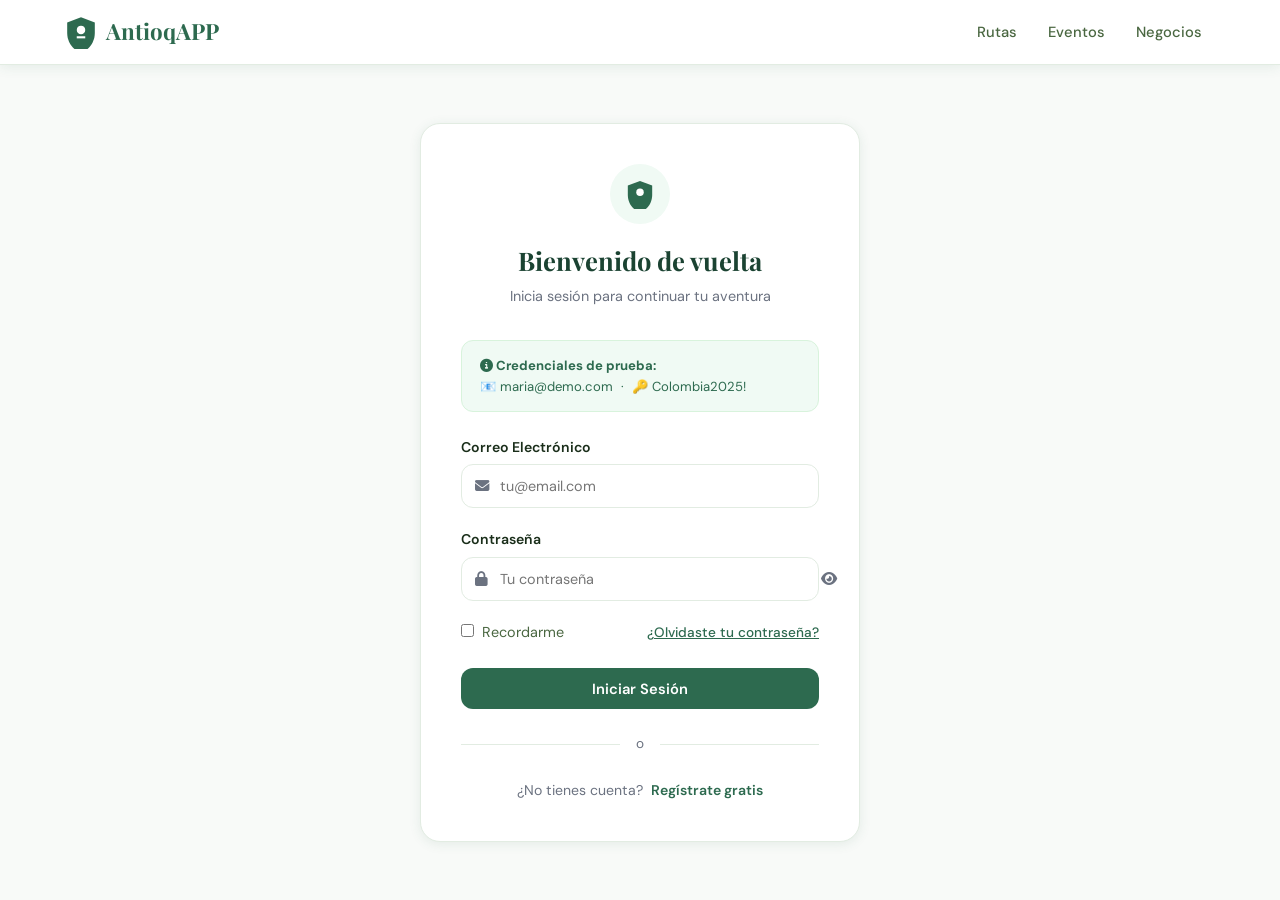
<file: Proyecto Integrador/proyecto (1)/proyecto/login.html>
<!DOCTYPE html>
<html lang="es">
<head>
  <meta charset="UTF-8" />
  <meta name="viewport" content="width=device-width, initial-scale=1.0" />
  <title>Iniciar Sesión — AntioqAPP</title>
  <link rel="stylesheet" href="css/estilos.css" />
  <link rel="stylesheet" href="https://cdnjs.cloudflare.com/ajax/libs/font-awesome/6.4.0/css/all.min.css" />
</head>
<body style="display:flex; flex-direction:column; min-height:100vh;">

  <!-- NAVEGACIÓN (simplificada) -->
  <nav class="nav">
    <div class="nav-inner">
      <a href="index.html" class="nav-logo">
        <svg viewBox="0 0 32 32" fill="currentColor"><path d="M16 2L3 7v10c0 8.5 5.5 16.5 13 18 7.5-1.5 13-9.5 13-18V7L16 2z"/><circle cx="16" cy="14" r="4" fill="white"/><path d="M12 20h8v2h-8z" fill="white"/></svg>
        AntioqAPP
      </a>
      <ul class="nav-links">
        <li><a href="rutas.html">Rutas</a></li>
        <li><a href="eventos.html">Eventos</a></li>
        <li><a href="negocios.html">Negocios</a></li>
      </ul>
    </div>
  </nav>

  <!-- CONTENIDO CENTRADO -->
  <main style="flex:1; display:flex; align-items:center; justify-content:center; padding:2rem 1rem;">
    <div style="width:100%; max-width:440px;">

      <!-- TARJETA DEL FORMULARIO -->
      <div class="card" style="padding:2.5rem;">

        <!-- Encabezado -->
        <div style="text-align:center; margin-bottom:2rem;">
          <div style="width:60px; height:60px; background:var(--verde-suave); border-radius:50%; display:flex; align-items:center; justify-content:center; margin:0 auto 1rem;">
            <svg width="30" height="30" viewBox="0 0 32 32" fill="var(--verde)"><path d="M16 2L3 7v10c0 8.5 5.5 16.5 13 18 7.5-1.5 13-9.5 13-18V7L16 2z"/><circle cx="16" cy="14" r="4" fill="white"/></svg>
          </div>
          <h1 style="font-family:var(--fuente-titulo); font-size:1.6rem; color:var(--verde-oscuro); margin-bottom:0.3rem;">
            Bienvenido de vuelta
          </h1>
          <p class="gris" style="font-size:0.9rem;">Inicia sesión para continuar tu aventura</p>
        </div>

        <!-- Credenciales de prueba -->
        <div class="alerta alerta-info" style="font-size:0.82rem; margin-bottom:1.5rem;">
          <div>
            <strong><i class="fas fa-info-circle"></i> Credenciales de prueba:</strong><br>
            📧 maria@demo.com &nbsp;·&nbsp; 🔑 Colombia2025!
          </div>
        </div>

        <!-- Alertas de resultado -->
        <div id="alerta-error" class="alerta alerta-error oculto" style="margin-bottom:1rem;">
          <i class="fas fa-exclamation-circle"></i>
          <span id="alerta-error-texto">Correo o contraseña incorrectos.</span>
        </div>
        <div id="alerta-exito" class="alerta alerta-exito oculto" style="margin-bottom:1rem;">
          <i class="fas fa-check-circle"></i>
          ¡Inicio de sesión exitoso! Redirigiendo...
        </div>

        <!-- FORMULARIO -->
        <form id="form-login" onsubmit="enviarLogin(event)" novalidate>

          <!-- Email -->
          <div class="campo">
            <label for="email">Correo Electrónico</label>
            <div class="campo-icono">
              <i class="fas fa-envelope"></i>
              <input type="email" id="email" placeholder="tu@email.com" autocomplete="email" required />
            </div>
            <p class="campo-error" id="error-email">Ingresa un correo válido.</p>
          </div>

          <!-- Contraseña -->
          <div class="campo">
            <label for="password">Contraseña</label>
            <div class="campo-icono" style="position:relative;">
              <i class="fas fa-lock"></i>
              <input type="password" id="password" placeholder="Tu contraseña" autocomplete="current-password"
                style="padding-right:2.75rem;" required />
              <button type="button" onclick="toggleContrasena('password', 'icono-pass')"
                style="position:absolute; right:0.75rem; top:50%; transform:translateY(-50%); color:var(--texto-gris); font-size:0.9rem;">
                <i id="icono-pass" class="fas fa-eye"></i>
              </button>
            </div>
            <p class="campo-error" id="error-password">Ingresa tu contraseña.</p>
          </div>

          <!-- Recordar + Olvidé mi contraseña -->
          <div style="display:flex; align-items:center; justify-content:space-between; margin-bottom:1.5rem;">
            <label class="opcion" style="margin-bottom:0;">
              <input type="checkbox" id="recordar" />
              <span>Recordarme</span>
            </label>
            <button type="button" onclick="abrirModal('modal-recuperar')"
              style="color:var(--verde); font-size:0.85rem; font-weight:500; text-decoration:underline;">
              ¿Olvidaste tu contraseña?
            </button>
          </div>

          <!-- Botón de envío -->
          <button type="submit" class="btn btn-primario btn-bloque" id="btn-login">
            <span id="btn-login-texto">Iniciar Sesión</span>
          </button>
        </form>

        <!-- Separador -->
        <div class="separador">o</div>

        <!-- Link a registro -->
        <p style="text-align:center; font-size:0.88rem; color:var(--texto-gris);">
          ¿No tienes cuenta?
          <a href="registro.html" style="color:var(--verde); font-weight:600; margin-left:0.25rem;">Regístrate gratis</a>
        </p>

      </div>
    </div>
  </main>

  <!-- MODAL DE RECUPERACIÓN DE CONTRASEÑA -->
  <div class="modal-overlay" id="modal-recuperar">
    <div class="modal" style="max-width:440px;">
      <div class="modal-cabecera">
        <h3 class="modal-titulo">Recuperar Contraseña</h3>
        <button class="modal-cerrar" onclick="cerrarModal('modal-recuperar')"><i class="fas fa-times"></i></button>
      </div>
      <div class="modal-cuerpo">
        <p class="gris" style="margin-bottom:1.25rem; font-size:0.9rem;">
          Ingresa tu correo y te enviaremos un enlace de recuperación.
        </p>
        <div id="recuperar-exito" class="alerta alerta-exito oculto" style="margin-bottom:1rem;">
          <i class="fas fa-check-circle"></i> Enlace enviado. Revisa tu correo.
        </div>
        <form onsubmit="enviarRecuperacion(event)" novalidate>
          <div class="campo">
            <label for="email-recuperar">Correo Electrónico</label>
            <div class="campo-icono">
              <i class="fas fa-envelope"></i>
              <input type="email" id="email-recuperar" placeholder="tu@email.com" required />
            </div>
            <p class="campo-error" id="error-recuperar">Ingresa un correo válido.</p>
          </div>
          <button type="submit" class="btn btn-primario btn-bloque">
            Enviar Enlace
          </button>
        </form>
      </div>
    </div>
  </div>

  <script src="js/auth.js"></script>
  <script src="js/ui.js"></script>
  <script>
    /* ----------------------------------------------------------
       REDIRIGIR SI YA ESTÁ LOGUEADO
       ---------------------------------------------------------- */
    if (estaLogueado()) {
      window.location.href = 'reservas.html';
    }

    /* ----------------------------------------------------------
       ENVIAR LOGIN
       ---------------------------------------------------------- */
    async function enviarLogin(e) {
      e.preventDefault();

      const email    = document.getElementById('email').value.trim();
      const password = document.getElementById('password').value;

      // Limpiar errores
      document.getElementById('error-email').classList.remove('visible');
      document.getElementById('error-password').classList.remove('visible');
      document.getElementById('alerta-error').classList.add('oculto');
      document.getElementById('alerta-exito').classList.add('oculto');

      // Validaciones
      let valido = true;
      if (!email || !/^[^\s@]+@[^\s@]+\.[^\s@]+$/.test(email)) {
        document.getElementById('error-email').classList.add('visible');
        valido = false;
      }
      if (!password) {
        document.getElementById('error-password').classList.add('visible');
        valido = false;
      }
      if (!valido) return;

      // Mostrar spinner
      const btn     = document.getElementById('btn-login');
      const btnText = document.getElementById('btn-login-texto');
      btn.disabled  = true;
      btnText.innerHTML = '<span class="spinner"></span> Verificando...';

      // Simular delay de red (800ms)
      await new Promise(r => setTimeout(r, 800));

      const resultado = iniciarSesion(email, password);

      btn.disabled = false;
      btnText.textContent = 'Iniciar Sesión';

      if (resultado.exito) {
        document.getElementById('alerta-exito').classList.remove('oculto');
        mostrarToast(`¡Bienvenido, ${resultado.usuario.nombre.split(' ')[0]}! 👋`, 'exito');
        setTimeout(() => window.location.href = 'reservas.html', 1200);
      } else {
        const errEl   = document.getElementById('alerta-error');
        const errText = document.getElementById('alerta-error-texto');
        errText.textContent = resultado.mensaje;
        errEl.classList.remove('oculto');
      }
    }

    /* ----------------------------------------------------------
       ENVIAR RECUPERACIÓN DE CONTRASEÑA (simulado)
       ---------------------------------------------------------- */
    async function enviarRecuperacion(e) {
      e.preventDefault();
      const email = document.getElementById('email-recuperar').value.trim();

      document.getElementById('error-recuperar').classList.remove('visible');
      document.getElementById('recuperar-exito').classList.add('oculto');

      if (!email || !/^[^\s@]+@[^\s@]+\.[^\s@]+$/.test(email)) {
        document.getElementById('error-recuperar').classList.add('visible');
        return;
      }

      await new Promise(r => setTimeout(r, 800));

      const existe = buscarUsuarioPorEmail(email);
      if (existe) {
        document.getElementById('recuperar-exito').classList.remove('oculto');
      } else {
        mostrarToast('No encontramos una cuenta con ese correo.', 'error');
      }
    }
  </script>
</body>
</html>
</file>
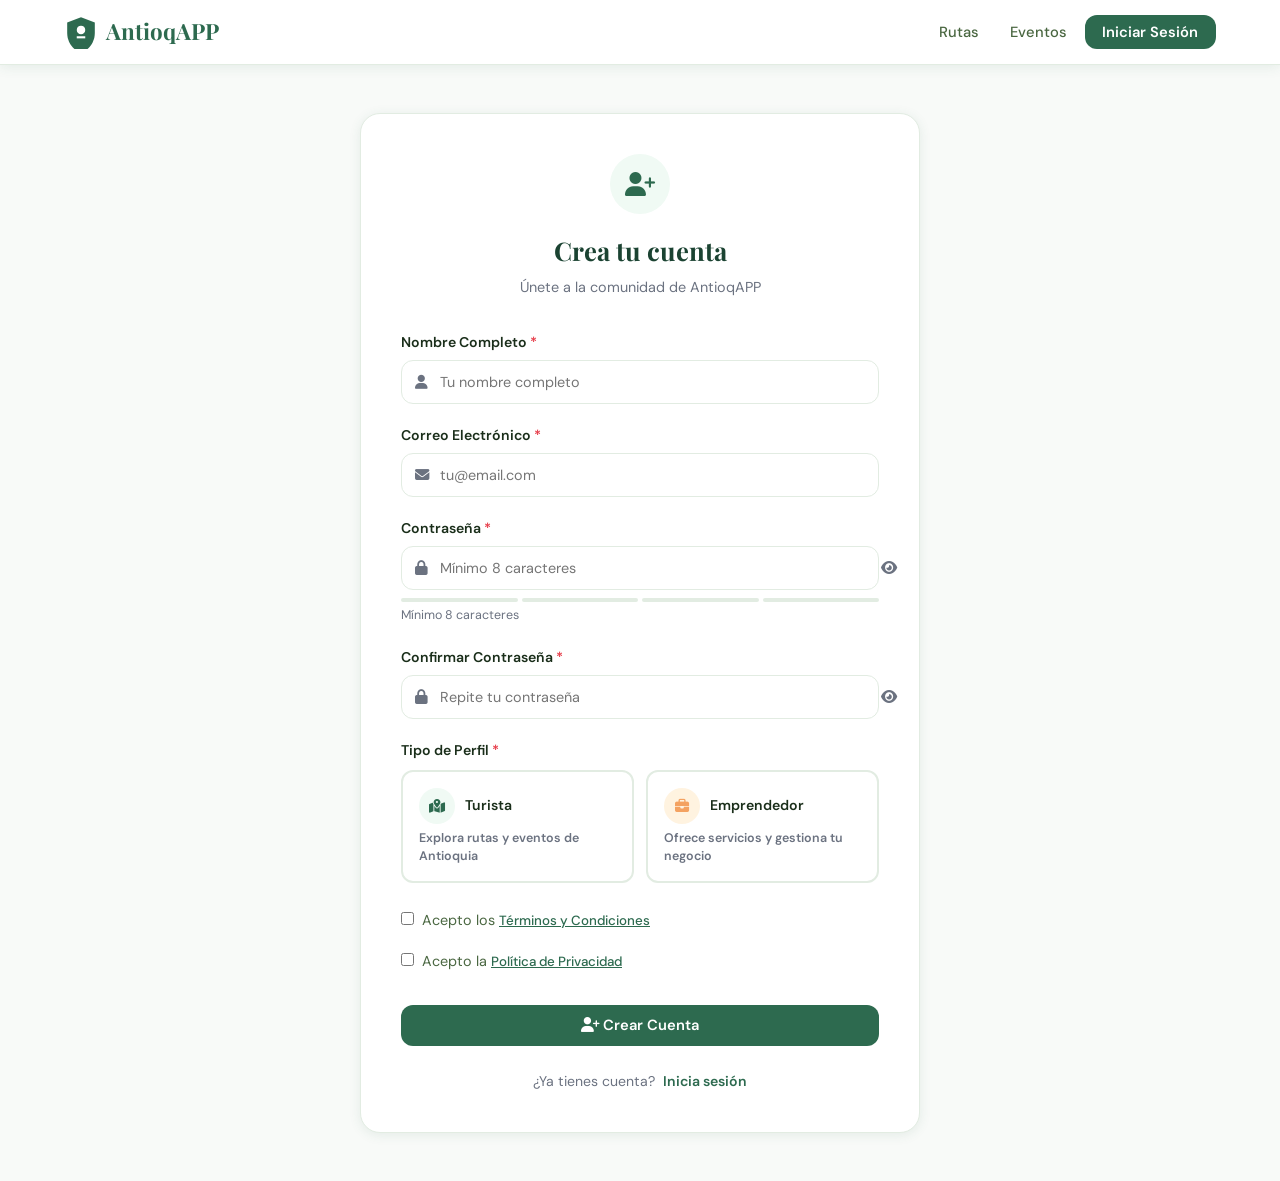
<file: Proyecto Integrador/proyecto (1)/proyecto/registro.html>
<!DOCTYPE html>
<html lang="es">
<head>
  <meta charset="UTF-8" />
  <meta name="viewport" content="width=device-width, initial-scale=1.0" />
  <title>Registro — AntioqAPP</title>
  <link rel="stylesheet" href="css/estilos.css" />
  <link rel="stylesheet" href="https://cdnjs.cloudflare.com/ajax/libs/font-awesome/6.4.0/css/all.min.css" />
</head>
<body style="min-height:100vh;">

  <!-- NAVEGACIÓN (simplificada) -->
  <nav class="nav">
    <div class="nav-inner">
      <a href="index.html" class="nav-logo">
        <svg viewBox="0 0 32 32" fill="currentColor"><path d="M16 2L3 7v10c0 8.5 5.5 16.5 13 18 7.5-1.5 13-9.5 13-18V7L16 2z"/><circle cx="16" cy="14" r="4" fill="white"/><path d="M12 20h8v2h-8z" fill="white"/></svg>
        AntioqAPP
      </a>
      <ul class="nav-links">
        <li><a href="rutas.html">Rutas</a></li>
        <li><a href="eventos.html">Eventos</a></li>
        <li><a href="login.html" class="nav-btn">Iniciar Sesión</a></li>
      </ul>
    </div>
  </nav>

  <!-- CONTENIDO -->
  <main style="padding: 3rem 1rem;">
    <div style="max-width:560px; margin:0 auto;">

      <!-- TARJETA -->
      <div class="card" style="padding:2.5rem;">

        <!-- Encabezado -->
        <div style="text-align:center; margin-bottom:2rem;">
          <div style="width:60px; height:60px; background:var(--verde-suave); border-radius:50%; display:flex; align-items:center; justify-content:center; margin:0 auto 1rem;">
            <i class="fas fa-user-plus" style="font-size:1.5rem; color:var(--verde);"></i>
          </div>
          <h1 style="font-family:var(--fuente-titulo); font-size:1.6rem; color:var(--verde-oscuro); margin-bottom:0.3rem;">
            Crea tu cuenta
          </h1>
          <p class="gris" style="font-size:0.9rem;">Únete a la comunidad de AntioqAPP</p>
        </div>

        <!-- FORMULARIO -->
        <form id="form-registro" onsubmit="enviarRegistro(event)" novalidate>

          <!-- Nombre completo -->
          <div class="campo">
            <label for="nombre">Nombre Completo <span style="color:var(--error);">*</span></label>
            <div class="campo-icono">
              <i class="fas fa-user"></i>
              <input type="text" id="nombre" placeholder="Tu nombre completo" required />
            </div>
            <p class="campo-error" id="error-nombre">El nombre debe tener al menos 3 caracteres.</p>
          </div>

          <!-- Email -->
          <div class="campo">
            <label for="email">Correo Electrónico <span style="color:var(--error);">*</span></label>
            <div class="campo-icono">
              <i class="fas fa-envelope"></i>
              <input type="email" id="email" placeholder="tu@email.com"
                oninput="validarEmailEnVivo()" required />
            </div>
            <p class="campo-error" id="error-email">Ingresa un correo válido.</p>
            <p class="campo-ok"   id="ok-email"><i class="fas fa-check-circle"></i> Correo válido.</p>
          </div>

          <!-- Contraseña -->
          <div class="campo">
            <label for="password">Contraseña <span style="color:var(--error);">*</span></label>
            <div class="campo-icono" style="position:relative;">
              <i class="fas fa-lock"></i>
              <input type="password" id="password" placeholder="Mínimo 8 caracteres"
                style="padding-right:2.75rem;" oninput="actualizarFuerza()" required />
              <button type="button" onclick="toggleContrasena('password', 'icono-pass')"
                style="position:absolute; right:0.75rem; top:50%; transform:translateY(-50%); color:var(--texto-gris);">
                <i id="icono-pass" class="fas fa-eye"></i>
              </button>
            </div>
            <!-- Indicador de fuerza -->
            <div class="fuerza-barra">
              <div class="fuerza-segmento" id="fuerza-1"></div>
              <div class="fuerza-segmento" id="fuerza-2"></div>
              <div class="fuerza-segmento" id="fuerza-3"></div>
              <div class="fuerza-segmento" id="fuerza-4"></div>
            </div>
            <p class="fuerza-texto" id="fuerza-texto">Mínimo 8 caracteres</p>
          </div>

          <!-- Confirmar contraseña -->
          <div class="campo">
            <label for="confirmar">Confirmar Contraseña <span style="color:var(--error);">*</span></label>
            <div class="campo-icono" style="position:relative;">
              <i class="fas fa-lock"></i>
              <input type="password" id="confirmar" placeholder="Repite tu contraseña"
                style="padding-right:2.75rem;" oninput="validarConfirmacion()" required />
              <button type="button" onclick="toggleContrasena('confirmar', 'icono-confirmar')"
                style="position:absolute; right:0.75rem; top:50%; transform:translateY(-50%); color:var(--texto-gris);">
                <i id="icono-confirmar" class="fas fa-eye"></i>
              </button>
            </div>
            <p class="campo-error" id="error-confirmar">Las contraseñas no coinciden.</p>
            <p class="campo-ok"   id="ok-confirmar"><i class="fas fa-check-circle"></i> Las contraseñas coinciden.</p>
          </div>

          <!-- Tipo de perfil -->
          <div class="campo">
            <label>Tipo de Perfil <span style="color:var(--error);">*</span></label>
            <div style="display:grid; grid-template-columns:1fr 1fr; gap:0.75rem; margin-top:0.5rem;">
              <label style="cursor:pointer;">
                <input type="radio" name="perfil" value="turista" id="perfil-turista" style="display:none;" />
                <div class="perfil-card" id="card-turista" onclick="seleccionarPerfil('turista')">
                  <div style="display:flex; align-items:center; gap:0.6rem; margin-bottom:0.4rem;">
                    <div style="width:36px; height:36px; background:var(--verde-suave); border-radius:50%; display:flex; align-items:center; justify-content:center;">
                      <i class="fas fa-map-marked-alt" style="color:var(--verde);"></i>
                    </div>
                    <span style="font-weight:600; color:var(--texto);">Turista</span>
                  </div>
                  <p style="font-size:0.78rem; color:var(--texto-gris); line-height:1.4;">Explora rutas y eventos de Antioquia</p>
                </div>
              </label>
              <label style="cursor:pointer;">
                <input type="radio" name="perfil" value="emprendedor" id="perfil-emprendedor" style="display:none;" />
                <div class="perfil-card" id="card-emprendedor" onclick="seleccionarPerfil('emprendedor')">
                  <div style="display:flex; align-items:center; gap:0.6rem; margin-bottom:0.4rem;">
                    <div style="width:36px; height:36px; background:var(--dorado-suave); border-radius:50%; display:flex; align-items:center; justify-content:center;">
                      <i class="fas fa-briefcase" style="color:var(--dorado);"></i>
                    </div>
                    <span style="font-weight:600; color:var(--texto);">Emprendedor</span>
                  </div>
                  <p style="font-size:0.78rem; color:var(--texto-gris); line-height:1.4;">Ofrece servicios y gestiona tu negocio</p>
                </div>
              </label>
            </div>
            <p class="campo-error" id="error-perfil">Selecciona un tipo de perfil.</p>
          </div>

          <!-- Términos -->
          <div style="margin-bottom:1.5rem; display:flex; flex-direction:column; gap:0.6rem;">
            <label class="opcion">
              <input type="checkbox" id="terminos" required />
              <span>Acepto los <button type="button" onclick="abrirModal('modal-terminos')" style="color:var(--verde); text-decoration:underline; font-weight:500;">Términos y Condiciones</button></span>
            </label>
            <label class="opcion">
              <input type="checkbox" id="privacidad" required />
              <span>Acepto la <button type="button" onclick="abrirModal('modal-privacidad')" style="color:var(--verde); text-decoration:underline; font-weight:500;">Política de Privacidad</button></span>
            </label>
            <p class="campo-error" id="error-terminos">Debes aceptar los términos y la política de privacidad.</p>
          </div>

          <!-- Botón de envío -->
          <button type="submit" class="btn btn-primario btn-bloque" id="btn-registro">
            <span id="btn-registro-texto"><i class="fas fa-user-plus"></i> Crear Cuenta</span>
          </button>
        </form>

        <!-- Link a login -->
        <p style="text-align:center; font-size:0.88rem; color:var(--texto-gris); margin-top:1.5rem;">
          ¿Ya tienes cuenta?
          <a href="login.html" style="color:var(--verde); font-weight:600; margin-left:0.25rem;">Inicia sesión</a>
        </p>

      </div>
    </div>
  </main>

  <!-- MODAL TÉRMINOS -->
  <div class="modal-overlay" id="modal-terminos">
    <div class="modal" style="max-width:520px;">
      <div class="modal-cabecera">
        <h3 class="modal-titulo">Términos y Condiciones</h3>
        <button class="modal-cerrar" onclick="cerrarModal('modal-terminos')"><i class="fas fa-times"></i></button>
      </div>
      <div class="modal-cuerpo" style="font-size:0.88rem; color:var(--texto-gris); line-height:1.8; display:flex; flex-direction:column; gap:0.75rem;">
        <p><strong style="color:var(--texto);">1. Uso del servicio:</strong> AntioqAPP es una plataforma de turismo cultural para Antioquia, Colombia. Al registrarte, aceptas usar el servicio de manera responsable.</p>
        <p><strong style="color:var(--texto);">2. Reservas:</strong> Las reservas están sujetas a disponibilidad. Los pagos son procesados de forma segura.</p>
        <p><strong style="color:var(--texto);">3. Cancelaciones:</strong> Las cancelaciones deben realizarse con al menos 24 horas de anticipación para obtener reembolso completo.</p>
        <p><strong style="color:var(--texto);">4. Responsabilidad:</strong> AntioqAPP actúa como intermediario entre turistas y proveedores de servicios.</p>
        <p><strong style="color:var(--texto);">5. Modificaciones:</strong> Nos reservamos el derecho de modificar estos términos con previo aviso.</p>
        <button class="btn btn-primario btn-bloque" onclick="cerrarModal('modal-terminos')">Entendido</button>
      </div>
    </div>
  </div>

  <!-- MODAL PRIVACIDAD -->
  <div class="modal-overlay" id="modal-privacidad">
    <div class="modal" style="max-width:520px;">
      <div class="modal-cabecera">
        <h3 class="modal-titulo">Política de Privacidad</h3>
        <button class="modal-cerrar" onclick="cerrarModal('modal-privacidad')"><i class="fas fa-times"></i></button>
      </div>
      <div class="modal-cuerpo" style="font-size:0.88rem; color:var(--texto-gris); line-height:1.8; display:flex; flex-direction:column; gap:0.75rem;">
        <p><strong style="color:var(--texto);">Datos recopilados:</strong> Nombre, correo electrónico y preferencias de viaje.</p>
        <p><strong style="color:var(--texto);">Uso de datos:</strong> Tus datos se usan exclusivamente para personalizar tu experiencia en AntioqAPP.</p>
        <p><strong style="color:var(--texto);">Almacenamiento:</strong> Los datos se almacenan localmente en tu dispositivo mediante localStorage. No se envían a servidores externos.</p>
        <p><strong style="color:var(--texto);">Compartición:</strong> No compartimos tus datos con terceros sin tu consentimiento.</p>
        <p><strong style="color:var(--texto);">Derechos:</strong> Puedes solicitar la eliminación de tus datos en cualquier momento limpiando el almacenamiento de tu navegador.</p>
        <button class="btn btn-primario btn-bloque" onclick="cerrarModal('modal-privacidad')">Entendido</button>
      </div>
    </div>
  </div>

  <script src="js/auth.js"></script>
  <script src="js/ui.js"></script>
  <script>
    /* ----------------------------------------------------------
       REDIRIGIR SI YA ESTÁ LOGUEADO
       ---------------------------------------------------------- */
    if (estaLogueado()) {
      window.location.href = 'reservas.html';
    }

    /* ----------------------------------------------------------
       SELECCIONAR TIPO DE PERFIL (visual)
       ---------------------------------------------------------- */
    function seleccionarPerfil(tipo) {
      ['turista', 'emprendedor'].forEach(t => {
        document.getElementById('card-' + t).classList.remove('seleccionado');
      });
      document.getElementById('card-' + tipo).classList.add('seleccionado');
      document.getElementById('perfil-' + tipo).checked = true;
    }

    /* ----------------------------------------------------------
       VALIDACIÓN EN VIVO — EMAIL
       ---------------------------------------------------------- */
    function validarEmailEnVivo() {
      const email  = document.getElementById('email').value;
      const errEl  = document.getElementById('error-email');
      const okEl   = document.getElementById('ok-email');
      const valido = email.length > 0 && /^[^\s@]+@[^\s@]+\.[^\s@]+$/.test(email);

      errEl.classList.toggle('visible', email.length > 0 && !valido);
      okEl.classList.toggle('visible',  valido);
    }

    /* ----------------------------------------------------------
       VALIDACIÓN EN VIVO — CONFIRMACIÓN DE CONTRASEÑA
       ---------------------------------------------------------- */
    function validarConfirmacion() {
      const pass     = document.getElementById('password').value;
      const confirmar = document.getElementById('confirmar').value;
      const errEl    = document.getElementById('error-confirmar');
      const okEl     = document.getElementById('ok-confirmar');
      const coinciden = confirmar.length > 0 && pass === confirmar;

      errEl.classList.toggle('visible', confirmar.length > 0 && !coinciden);
      okEl.classList.toggle('visible',  coinciden);
      return coinciden;
    }

    /* ----------------------------------------------------------
       INDICADOR DE FUERZA DE CONTRASEÑA
       ---------------------------------------------------------- */
    function actualizarFuerza() {
      const val   = document.getElementById('password').value;
      const nivel = medirFuerzaContrasena(val);
      actualizarBarraFuerza('fuerza', 'fuerza-texto', nivel);
      if (document.getElementById('confirmar').value) validarConfirmacion();
    }

    /* ----------------------------------------------------------
       ENVIAR REGISTRO
       ---------------------------------------------------------- */
    async function enviarRegistro(e) {
      e.preventDefault();

      const nombre    = document.getElementById('nombre').value.trim();
      const email     = document.getElementById('email').value.trim();
      const password  = document.getElementById('password').value;
      const confirmar = document.getElementById('confirmar').value;
      const perfil    = document.querySelector('input[name="perfil"]:checked')?.value;
      const terminos  = document.getElementById('terminos').checked;
      const privacidad = document.getElementById('privacidad').checked;

      // Limpiar errores
      ['error-nombre','error-email','error-confirmar','error-perfil','error-terminos'].forEach(id => {
        document.getElementById(id).classList.remove('visible');
      });

      let valido = true;

      if (!nombre || nombre.length < 3) {
        document.getElementById('error-nombre').classList.add('visible');
        valido = false;
      }
      if (!email || !/^[^\s@]+@[^\s@]+\.[^\s@]+$/.test(email)) {
        document.getElementById('error-email').classList.add('visible');
        valido = false;
      }
      if (password.length < 8) {
        mostrarToast('La contraseña debe tener al menos 8 caracteres.', 'error');
        valido = false;
      }
      if (password !== confirmar) {
        document.getElementById('error-confirmar').classList.add('visible');
        valido = false;
      }
      if (!perfil) {
        document.getElementById('error-perfil').classList.add('visible');
        valido = false;
      }
      if (!terminos || !privacidad) {
        document.getElementById('error-terminos').classList.add('visible');
        valido = false;
      }

      if (!valido) return;

      // Mostrar spinner
      const btn     = document.getElementById('btn-registro');
      const btnText = document.getElementById('btn-registro-texto');
      btn.disabled  = true;
      btnText.innerHTML = '<span class="spinner"></span> Creando cuenta...';

      await new Promise(r => setTimeout(r, 900));

      const resultado = registrarUsuario({ nombre, email, clave: password, perfil });

      btn.disabled = false;
      btnText.innerHTML = '<i class="fas fa-user-plus"></i> Crear Cuenta';

      if (resultado.exito) {
        // Auto-login tras registro
        iniciarSesion(email, password);
        mostrarToast('¡Cuenta creada exitosamente! Bienvenido a AntioqAPP 🎉', 'exito');
        setTimeout(() => window.location.href = 'reservas.html', 1500);
      } else {
        mostrarToast(resultado.mensaje, 'error');
      }
    }
  </script>
</body>
</html>
</file>
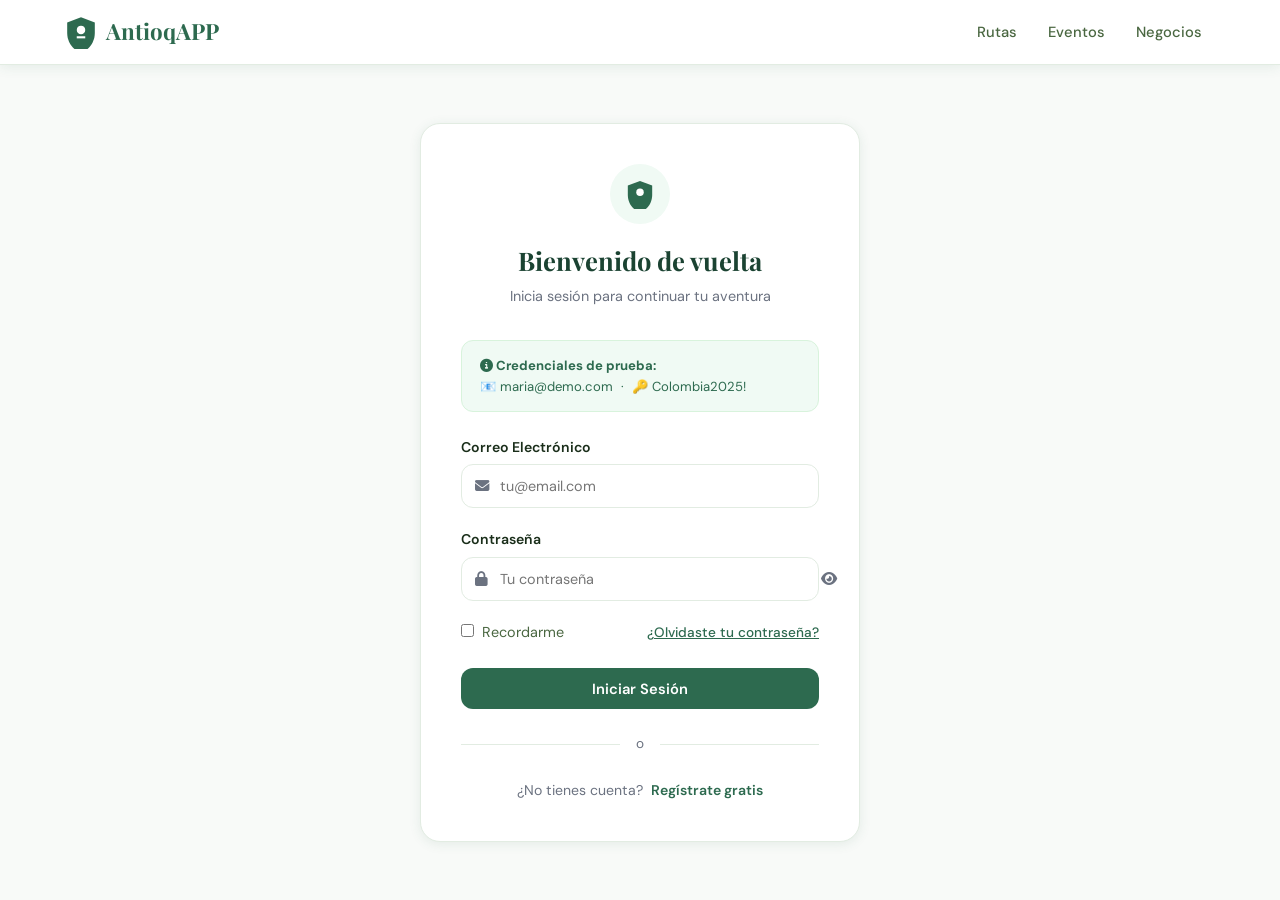
<file: Proyecto Integrador/proyecto (1)/proyecto/reservas.html>
<!DOCTYPE html>
<html lang="es">
<head>
  <meta charset="UTF-8" />
  <meta name="viewport" content="width=device-width, initial-scale=1.0" />
  <title>Mis Reservas — AntioqAPP</title>
  <link rel="stylesheet" href="css/estilos.css" />
  <link rel="stylesheet" href="https://cdnjs.cloudflare.com/ajax/libs/font-awesome/6.4.0/css/all.min.css" />
</head>
<body>

  <!-- NAVEGACIÓN -->
  <nav class="nav">
    <div class="nav-inner">
      <a href="index.html" class="nav-logo">
        <svg viewBox="0 0 32 32" fill="currentColor"><path d="M16 2L3 7v10c0 8.5 5.5 16.5 13 18 7.5-1.5 13-9.5 13-18V7L16 2z"/><circle cx="16" cy="14" r="4" fill="white"/><path d="M12 20h8v2h-8z" fill="white"/></svg>
        AntioqAPP
      </a>
      <ul class="nav-links">
        <li><a href="index.html">Inicio</a></li>
        <li><a href="rutas.html">Rutas</a></li>
        <li><a href="eventos.html">Eventos</a></li>
        <li><a href="negocios.html">Negocios</a></li>
        <li><a href="reservas.html" class="activo">Mis Reservas</a></li>
        <li><button onclick="cerrarSesion()" class="nav-btn btn" style="font-size:0.88rem;"><i class="fas fa-sign-out-alt"></i> Salir</button></li>
      </ul>
      <button class="nav-hamburger" onclick="toggleMenuMovil()"><span></span><span></span><span></span></button>
    </div>
    <div class="nav-movil" id="menu-movil">
      <a href="index.html">Inicio</a>
      <a href="rutas.html">Rutas</a>
      <a href="eventos.html">Eventos</a>
      <a href="negocios.html">Negocios</a>
      <button onclick="cerrarSesion()" style="text-align:left; padding:0.65rem 0.75rem; color:var(--error); font-size:0.95rem;">
        <i class="fas fa-sign-out-alt"></i> Cerrar Sesión
      </button>
    </div>
  </nav>

  <!-- HERO -->
  <section class="hero" style="padding: 2.5rem 0;">
    <div class="contenedor">
      <div style="display:flex; align-items:center; justify-content:space-between; flex-wrap:wrap; gap:1rem;">
        <div>
          <h1 class="hero-titulo" style="font-size: clamp(1.6rem,4vw,2.4rem);">Mis Reservas</h1>
          <p class="hero-subtitulo" style="margin-bottom:0;">Gestiona todas tus experiencias en un solo lugar</p>
        </div>
        <div style="display:flex; align-items:center; gap:1rem; background:rgba(255,255,255,0.15); padding:1rem 1.25rem; border-radius:var(--radio-grande);">
          <div style="width:44px; height:44px; background:rgba(255,255,255,0.2); border-radius:50%; display:flex; align-items:center; justify-content:center; font-size:1.2rem;">
            <i class="fas fa-user"></i>
          </div>
          <div>
            <div style="font-weight:600;" id="usuario-nombre">—</div>
            <div style="font-size:0.82rem; opacity:0.8;" id="usuario-email">—</div>
          </div>
        </div>
      </div>
    </div>
  </section>

  <!-- ESTADÍSTICAS -->
  <div style="background: var(--superficie); border-bottom: 1.5px solid var(--borde); padding: 1.5rem 0;">
    <div class="contenedor">
      <div class="stats-grilla">
        <div class="stat-card">
          <div class="stat-numero verde" id="stat-activas">—</div>
          <div class="stat-label">Reservas Activas</div>
        </div>
        <div class="stat-card">
          <div class="stat-numero" style="color:var(--exito);" id="stat-completadas">—</div>
          <div class="stat-label">Completadas</div>
        </div>
        <div class="stat-card">
          <div class="stat-numero" style="color:#7a5c00;" id="stat-pendientes">—</div>
          <div class="stat-label">Pendientes</div>
        </div>
        <div class="stat-card">
          <div class="stat-numero" style="color:var(--naranja);" id="stat-total">—</div>
          <div class="stat-label">Total Invertido</div>
        </div>
      </div>
    </div>
  </div>

  <!-- CONTENIDO PRINCIPAL -->
  <main class="seccion">
    <div class="contenedor">

      <!-- Barra de filtros y acciones -->
      <div style="display:flex; align-items:center; justify-content:space-between; flex-wrap:wrap; gap:1rem; margin-bottom:1.5rem;">
        <div style="display:flex; gap:0.75rem; flex-wrap:wrap; align-items:center;">
          <select id="filtro-estado" onchange="renderReservas()" style="width:auto;">
            <option value="">Todos los estados</option>
            <option value="confirmado">Confirmadas</option>
            <option value="pendiente">Pendientes</option>
            <option value="completado">Completadas</option>
            <option value="cancelado">Canceladas</option>
          </select>
          <input type="text" id="buscador-reservas" placeholder="Buscar reserva..." oninput="renderReservas()"
            style="width:200px;" />
        </div>
        <a href="rutas.html" class="btn btn-naranja">
          <i class="fas fa-plus"></i> Nueva Reserva
        </a>
      </div>

      <!-- Tarjetas de reservas -->
      <div class="grilla grilla-2" id="grid-reservas"></div>

      <!-- Estado vacío -->
      <div id="sin-reservas" class="oculto" style="text-align:center; padding:4rem 0;">
        <i class="fas fa-calendar-times" style="font-size:3rem; color:var(--borde); display:block; margin-bottom:1rem;"></i>
        <p style="font-size:1.1rem; color:var(--texto-gris); margin-bottom:1.5rem;">No tienes reservas aún.</p>
        <a href="rutas.html" class="btn btn-primario">
          <i class="fas fa-map"></i> Explorar Rutas
        </a>
      </div>

    </div>
  </main>

  <!-- MODAL DE DETALLE DE RESERVA -->
  <div class="modal-overlay" id="modal-detalle-reserva">
    <div class="modal">
      <div class="modal-cabecera">
        <h3 class="modal-titulo">Detalle de Reserva</h3>
        <button class="modal-cerrar" onclick="cerrarModal('modal-detalle-reserva')"><i class="fas fa-times"></i></button>
      </div>
      <div class="modal-cuerpo" id="modal-detalle-contenido"></div>
    </div>
  </div>

  <!-- FOOTER -->
  <footer class="footer">
    <div class="contenedor">
      <div class="footer-grilla">
        <div><div class="footer-logo"><svg width="28" height="28" viewBox="0 0 32 32" fill="currentColor"><path d="M16 2L3 7v10c0 8.5 5.5 16.5 13 18 7.5-1.5 13-9.5 13-18V7L16 2z"/></svg>AntioqAPP</div><p class="footer-descripcion">Descubre la auténtica cultura de Antioquia.</p></div>
        <div class="footer-col"><h4>Explorar</h4><ul><li><a href="rutas.html">Rutas</a></li><li><a href="eventos.html">Eventos</a></li><li><a href="negocios.html">Negocios</a></li></ul></div>
        <div class="footer-col"><h4>Mi Cuenta</h4><ul><li><a href="reservas.html">Mis Reservas</a></li></ul></div>
        <div class="footer-col"><h4>Contacto</h4><ul><li><a href="#">info@antioqapp.co</a></li></ul></div>
      </div>
      <div class="footer-base">© 2025 AntioqAPP. Todos los derechos reservados.</div>
    </div>
  </footer>

  <script src="js/auth.js"></script>
  <script src="js/datos.js"></script>
  <script src="js/reservas.js"></script>
  <script src="js/ui.js"></script>
  <script>
    /* ----------------------------------------------------------
       CONFIGURACIÓN VISUAL DE ESTADOS
       ---------------------------------------------------------- */
    const ESTADOS = {
      confirmado: { clase: 'estado-confirmado', icono: 'fa-check-circle',  texto: 'Confirmado' },
      pendiente:  { clase: 'estado-pendiente',  icono: 'fa-clock',         texto: 'Pendiente' },
      completado: { clase: 'estado-completado', icono: 'fa-star',          texto: 'Completado' },
      cancelado:  { clase: 'estado-cancelado',  icono: 'fa-times-circle',  texto: 'Cancelado' }
    };

    /* ----------------------------------------------------------
       ACCIONES SEGÚN ESTADO
       ---------------------------------------------------------- */
    function accionesPorEstado(r) {
      switch (r.estado) {
        case 'confirmado':
          return `
            <button class="btn btn-secundario btn-sm" onclick="abrirDetalle('${r.id}')">
              <i class="fas fa-eye"></i> Detalles
            </button>
            <button class="btn btn-peligro btn-sm" onclick="confirmarCancelacion('${r.id}')">
              <i class="fas fa-times"></i> Cancelar
            </button>`;
        case 'pendiente':
          return `
            <button class="btn btn-primario btn-sm" onclick="procesarPago('${r.id}')">
              <i class="fas fa-credit-card"></i> Pagar
            </button>
            <button class="btn btn-peligro btn-sm" onclick="confirmarCancelacion('${r.id}')">
              <i class="fas fa-times"></i> Cancelar
            </button>`;
        case 'completado':
          return `
            <button class="btn btn-secundario btn-sm" onclick="abrirDetalle('${r.id}')">
              <i class="fas fa-eye"></i> Ver
            </button>`;
        case 'cancelado':
          return `
            <button class="btn btn-primario btn-sm" onclick="reservarDeNuevo('${r.id}')">
              <i class="fas fa-redo"></i> Reservar de nuevo
            </button>`;
        default: return '';
      }
    }

    /* ----------------------------------------------------------
       CREAR TARJETA DE RESERVA
       ---------------------------------------------------------- */
    function crearTarjetaReserva(r) {
      const estado = ESTADOS[r.estado] || ESTADOS.pendiente;
      const imagenDefault = 'https://images.pexels.com/photos/1386604/pexels-photo-1386604.jpeg?auto=compress&cs=tinysrgb&w=800';

      return `
        <div class="card" style="display:flex; flex-direction:column;">
          <div style="position:relative;">
            <img src="${r.imagen || imagenDefault}" alt="${r.titulo}" class="card-img"
              onerror="this.src='${imagenDefault}';" />
            <span class="estado ${estado.clase}" style="position:absolute; top:0.75rem; right:0.75rem;">
              <i class="fas ${estado.icono}"></i> ${estado.texto}
            </span>
          </div>
          <div class="card-cuerpo" style="flex:1; display:flex; flex-direction:column;">
            <div style="display:flex; justify-content:space-between; align-items:flex-start; margin-bottom:0.75rem;">
              <div>
                <h3 class="card-titulo" style="margin-bottom:0.15rem;">${r.titulo}</h3>
                <p class="gris pequeno">${r.proveedor || 'AntioqAPP'}</p>
              </div>
              <button onclick="abrirDetalle('${r.id}')" style="color:var(--verde); font-size:0.85rem; padding:0.3rem;">
                <i class="fas fa-external-link-alt"></i>
              </button>
            </div>
            <div class="card-meta"><i class="fas fa-calendar"></i>${r.fecha}${r.hora ? ' · ' + r.hora : ''}</div>
            <div class="card-meta"><i class="fas fa-users"></i>${r.personas} persona${r.personas > 1 ? 's' : ''}</div>
            ${r.lugar ? `<div class="card-meta"><i class="fas fa-map-marker-alt"></i>${r.lugar}</div>` : ''}
            <div class="card-meta"><i class="fas fa-tag"></i>${r.precio}
              <span style="margin-left:0.5rem; color:${r.estado === 'pendiente' ? 'var(--alerta)' : 'var(--exito)'}; font-weight:500;">
                ${r.estado === 'pendiente' ? '— Pendiente de pago' : r.estado === 'cancelado' ? '— Cancelado' : '— Pagado'}
              </span>
            </div>
            ${r.codigoConfirmacion ? `
              <div style="background:var(--verde-suave); border-radius:var(--radio); padding:0.6rem 0.85rem; margin:0.75rem 0; font-size:0.82rem; color:var(--verde); font-weight:600;">
                <i class="fas fa-qrcode"></i> ${r.codigoConfirmacion}
              </div>` : ''}
            <div style="display:flex; gap:0.5rem; flex-wrap:wrap; margin-top:auto; padding-top:0.75rem;">
              ${accionesPorEstado(r)}
            </div>
          </div>
        </div>`;
    }

    /* ----------------------------------------------------------
       RENDERIZAR RESERVAS (con filtros)
       ---------------------------------------------------------- */
    function renderReservas() {
      const estadoFiltro = document.getElementById('filtro-estado')?.value || '';
      const busqueda     = document.getElementById('buscador-reservas')?.value.toLowerCase() || '';

      let reservas = obtenerMisReservas();

      if (estadoFiltro) reservas = reservas.filter(r => r.estado === estadoFiltro);
      if (busqueda) reservas = reservas.filter(r =>
        r.titulo.toLowerCase().includes(busqueda) ||
        (r.codigoConfirmacion || '').toLowerCase().includes(busqueda)
      );

      const grid = document.getElementById('grid-reservas');
      const sinRes = document.getElementById('sin-reservas');

      if (reservas.length === 0) {
        grid.innerHTML = '';
        sinRes.classList.remove('oculto');
      } else {
        grid.innerHTML = reservas.map(crearTarjetaReserva).join('');
        sinRes.classList.add('oculto');
      }

      // Actualizar estadísticas
      const stats = obtenerEstadisticas();
      document.getElementById('stat-activas').textContent    = stats.activas;
      document.getElementById('stat-completadas').textContent = stats.completadas;
      document.getElementById('stat-pendientes').textContent  = stats.pendientes;
      document.getElementById('stat-total').textContent       = '$' + stats.totalGastado.toLocaleString('es-CO');
    }

    /* ----------------------------------------------------------
       CONFIRMAR CANCELACIÓN
       ---------------------------------------------------------- */
    function confirmarCancelacion(id) {
      if (!confirm('¿Estás seguro de que deseas cancelar esta reserva?')) return;
      if (cancelarReserva(id)) {
        mostrarToast('Reserva cancelada.', 'aviso');
        renderReservas();
      }
    }

    /* ----------------------------------------------------------
       PAGAR RESERVA
       ---------------------------------------------------------- */
    function procesarPago(id) {
      if (pagarReserva(id)) {
        mostrarToast('¡Pago procesado! Reserva confirmada ✅', 'exito');
        renderReservas();
      }
    }

    /* ----------------------------------------------------------
       RESERVAR DE NUEVO
       ---------------------------------------------------------- */
    function reservarDeNuevo(id) {
      const todas   = obtenerReservas();
      const original = todas.find(r => r.id === id);
      if (!original) return;

      const nueva = crearReserva({
        tipo:      original.tipo,
        itemId:    original.itemId,
        titulo:    original.titulo,
        proveedor: original.proveedor,
        precio:    original.precio,
        precioNum: original.precioNum,
        imagen:    original.imagen,
        lugar:     original.lugar
      });

      if (nueva) {
        mostrarToast(`¡Nueva reserva creada para "${original.titulo}"! 🎉`, 'exito');
        renderReservas();
      }
    }

    /* ----------------------------------------------------------
       ABRIR DETALLE DE RESERVA EN MODAL
       ---------------------------------------------------------- */
    function abrirDetalle(id) {
      const r = obtenerReservas().find(rv => rv.id === id);
      if (!r) return;

      const estado = ESTADOS[r.estado] || ESTADOS.pendiente;
      document.getElementById('modal-detalle-contenido').innerHTML = `
        <div style="display:flex; flex-direction:column; gap:1.25rem;">
          <div class="alerta alerta-${r.estado === 'confirmado' ? 'exito' : r.estado === 'pendiente' ? 'aviso' : r.estado === 'cancelado' ? 'error' : 'info'}">
            <i class="fas ${estado.icono}"></i>
            Estado: <strong>${estado.texto}</strong>
          </div>
          <div>
            <h4 style="font-family:var(--fuente-titulo); color:var(--verde); margin-bottom:0.6rem;">Experiencia</h4>
            <div class="card-meta"><i class="fas fa-tag"></i>${r.titulo}</div>
            <div class="card-meta"><i class="fas fa-building"></i>${r.proveedor || 'AntioqAPP'}</div>
            <div class="card-meta"><i class="fas fa-calendar"></i>${r.fecha}</div>
            ${r.hora ? `<div class="card-meta"><i class="fas fa-clock"></i>${r.hora}</div>` : ''}
            ${r.lugar ? `<div class="card-meta"><i class="fas fa-map-marker-alt"></i>${r.lugar}</div>` : ''}
            <div class="card-meta"><i class="fas fa-users"></i>${r.personas} persona${r.personas > 1 ? 's' : ''}</div>
          </div>
          <div>
            <h4 style="font-family:var(--fuente-titulo); color:var(--verde); margin-bottom:0.6rem;">Pago</h4>
            <div style="display:flex; justify-content:space-between; align-items:center; padding:0.75rem; background:var(--verde-suave); border-radius:var(--radio);">
              <span style="font-weight:600;">Total:</span>
              <span style="font-size:1.2rem; font-weight:700; color:var(--verde);">${r.precio}</span>
            </div>
          </div>
          ${r.codigoConfirmacion ? `
          <div>
            <h4 style="font-family:var(--fuente-titulo); color:var(--verde); margin-bottom:0.6rem;">Código de Confirmación</h4>
            <div style="background:var(--fondo); border:1.5px solid var(--borde); border-radius:var(--radio); padding:0.75rem; font-family:monospace; font-size:1rem; letter-spacing:0.05em; text-align:center; color:var(--verde); font-weight:700;">
              ${r.codigoConfirmacion}
            </div>
          </div>` : ''}
        </div>`;

      abrirModal('modal-detalle-reserva');
    }

    /* ----------------------------------------------------------
       INICIALIZAR
       ---------------------------------------------------------- */
    document.addEventListener('DOMContentLoaded', function() {
      // Verificar que el usuario esté logueado
      if (!requerirLogin()) return;

      const sesion = obtenerSesion();

      // Mostrar datos del usuario en el hero
      document.getElementById('usuario-nombre').textContent = sesion.nombre;
      document.getElementById('usuario-email').textContent  = sesion.email;

      // Cargar reservas demo para el usuario (si aún no las tiene)
      cargarReservasDemo(sesion.usuarioId);

      // Renderizar
      renderReservas();
    });
  </script>
</body>
</html>
</file>
<file: Proyecto Integrador/proyecto (1)/proyecto/css/estilos.css>
/* ============================================================
   ANTIOQAPP - ESTILOS PRINCIPALES
   Organizado por secciones para fácil modificación
   ============================================================ */

/* ------------------------------------------------------------
   1. VARIABLES DE COLOR Y TIPOGRAFÍA
   Cambia aquí para modificar toda la paleta del sitio
   ------------------------------------------------------------ */
@import url('https://fonts.googleapis.com/css2?family=Playfair+Display:wght@600;700;800&family=DM+Sans:wght@300;400;500;600&display=swap');

:root {
  /* Colores principales */
  --verde:        #2d6a4f;
  --verde-oscuro: #1b4332;
  --verde-claro:  #d8f3dc;
  --verde-suave:  #f0faf4;
  --naranja:      #e76f51;
  --naranja-suave:#fde8e2;
  --dorado:       #f4a261;
  --dorado-suave: #fff3e0;

  /* Colores de estado */
  --exito:        #40916c;
  --exito-suave:  #d8f3dc;
  --alerta:       #e9c46a;
  --alerta-suave: #fefae0;
  --error:        #e63946;
  --error-suave:  #fdecea;

  /* Colores de texto */
  --texto:        #1a2e1a;
  --texto-suave:  #4a6741;
  --texto-gris:   #6b7280;

  /* Fondos y superficies */
  --fondo:        #f8faf8;
  --superficie:   #ffffff;
  --borde:        #e2ece2;

  /* Tipografías */
  --fuente-titulo: 'Playfair Display', Georgia, serif;
  --fuente-cuerpo: 'DM Sans', Arial, sans-serif;

  /* Espaciados */
  --radio:        0.75rem;
  --radio-grande: 1.25rem;
  --sombra:       0 2px 12px rgba(45, 106, 79, 0.10);
  --sombra-hover: 0 6px 24px rgba(45, 106, 79, 0.18);
}

/* ------------------------------------------------------------
   2. RESET Y BASE
   ------------------------------------------------------------ */
*, *::before, *::after {
  box-sizing: border-box;
  margin: 0;
  padding: 0;
}

html {
  scroll-behavior: smooth;
}

body {
  font-family: var(--fuente-cuerpo);
  background-color: var(--fondo);
  color: var(--texto);
  line-height: 1.6;
  min-height: 100vh;
}

a {
  text-decoration: none;
  color: inherit;
}

img {
  max-width: 100%;
  display: block;
}

button {
  cursor: pointer;
  font-family: var(--fuente-cuerpo);
  border: none;
  background: none;
}

input, select, textarea {
  font-family: var(--fuente-cuerpo);
  font-size: 0.9rem;
  color: var(--texto);
  background: var(--superficie);
  border: 1.5px solid var(--borde);
  border-radius: var(--radio);
  padding: 0.75rem 1rem;
  width: 100%;
  outline: none;
  transition: border-color 0.2s, box-shadow 0.2s;
}

input:focus, select:focus, textarea:focus {
  border-color: var(--verde);
  box-shadow: 0 0 0 3px rgba(45, 106, 79, 0.12);
}

/* ------------------------------------------------------------
   3. BARRA DE NAVEGACIÓN
   ------------------------------------------------------------ */
.nav {
  background: var(--superficie);
  border-bottom: 1.5px solid var(--borde);
  box-shadow: var(--sombra);
  position: sticky;
  top: 0;
  z-index: 100;
}

.nav-inner {
  max-width: 1200px;
  margin: 0 auto;
  padding: 0 1.5rem;
  display: flex;
  align-items: center;
  justify-content: space-between;
  height: 64px;
}

.nav-logo {
  display: flex;
  align-items: center;
  gap: 0.5rem;
  font-family: var(--fuente-titulo);
  font-size: 1.4rem;
  font-weight: 700;
  color: var(--verde);
}

.nav-logo svg {
  width: 34px;
  height: 34px;
  color: var(--verde);
}

.nav-links {
  display: flex;
  align-items: center;
  gap: 0.25rem;
  list-style: none;
}

.nav-links a {
  padding: 0.4rem 0.85rem;
  border-radius: 0.5rem;
  font-size: 0.92rem;
  font-weight: 500;
  color: var(--texto-suave);
  transition: color 0.2s, background 0.2s;
}

.nav-links a:hover {
  color: var(--verde);
  background: var(--verde-suave);
}

.nav-links a.activo {
  color: var(--verde);
  font-weight: 600;
  border-bottom: 2px solid var(--verde);
  border-radius: 0;
}

.nav-btn {
  background: var(--verde);
  color: white !important;
  padding: 0.45rem 1.1rem !important;
  border-radius: var(--radio) !important;
  font-weight: 600 !important;
  transition: background 0.2s !important;
}

.nav-btn:hover {
  background: var(--verde-oscuro) !important;
  color: white !important;
}

/* Menú móvil */
.nav-hamburger {
  display: none;
  flex-direction: column;
  gap: 5px;
  padding: 0.4rem;
  cursor: pointer;
}

.nav-hamburger span {
  width: 24px;
  height: 2px;
  background: var(--verde);
  border-radius: 2px;
  transition: all 0.3s;
}

.nav-movil {
  display: none;
  padding: 1rem 1.5rem;
  border-top: 1px solid var(--borde);
  flex-direction: column;
  gap: 0.25rem;
}

.nav-movil.abierto {
  display: flex;
}

.nav-movil a {
  padding: 0.65rem 0.75rem;
  border-radius: var(--radio);
  font-size: 0.95rem;
  font-weight: 500;
  color: var(--texto-suave);
  transition: background 0.2s;
}

.nav-movil a:hover {
  background: var(--verde-suave);
  color: var(--verde);
}

@media (max-width: 768px) {
  .nav-links { display: none; }
  .nav-hamburger { display: flex; }
}

/* ------------------------------------------------------------
   4. BOTONES
   Clases reutilizables para todos los botones del sitio
   ------------------------------------------------------------ */
.btn {
  display: inline-flex;
  align-items: center;
  gap: 0.4rem;
  padding: 0.65rem 1.4rem;
  border-radius: var(--radio);
  font-size: 0.92rem;
  font-weight: 600;
  transition: all 0.2s;
  cursor: pointer;
  border: none;
}

.btn:active {
  transform: scale(0.97);
}

.btn-primario {
  background: var(--verde);
  color: white;
}
.btn-primario:hover { background: var(--verde-oscuro); }

.btn-secundario {
  background: transparent;
  color: var(--verde);
  border: 1.5px solid var(--verde);
}
.btn-secundario:hover { background: var(--verde-suave); }

.btn-naranja {
  background: var(--naranja);
  color: white;
}
.btn-naranja:hover { background: #c9613e; }

.btn-dorado {
  background: var(--dorado);
  color: var(--texto);
}
.btn-dorado:hover { background: #e08a3a; }

.btn-peligro {
  background: transparent;
  color: var(--error);
  border: 1.5px solid var(--error);
}
.btn-peligro:hover { background: var(--error-suave); }

.btn-sm {
  padding: 0.4rem 0.85rem;
  font-size: 0.82rem;
}

.btn-bloque {
  width: 100%;
  justify-content: center;
}

/* ------------------------------------------------------------
   5. TARJETAS (CARDS)
   ------------------------------------------------------------ */
.card {
  background: var(--superficie);
  border-radius: var(--radio-grande);
  border: 1.5px solid var(--borde);
  box-shadow: var(--sombra);
  overflow: hidden;
  transition: box-shadow 0.25s, transform 0.25s;
}

.card:hover {
  box-shadow: var(--sombra-hover);
  transform: translateY(-3px);
}

.card-img {
  width: 100%;
  height: 200px;
  object-fit: cover;
}

.card-img-grande {
  height: 260px;
}

.card-cuerpo {
  padding: 1.25rem;
}

.card-titulo {
  font-family: var(--fuente-titulo);
  font-size: 1.1rem;
  color: var(--verde);
  margin-bottom: 0.4rem;
  line-height: 1.3;
}

.card-subtitulo {
  font-size: 0.85rem;
  color: var(--texto-gris);
  margin-bottom: 0.75rem;
}

.card-meta {
  display: flex;
  align-items: center;
  gap: 0.35rem;
  font-size: 0.82rem;
  color: var(--texto-gris);
  margin-bottom: 0.4rem;
}

.card-meta i {
  color: var(--verde);
  width: 14px;
}

.card-precio {
  font-size: 1.1rem;
  font-weight: 700;
  color: var(--verde);
}

.card-footer {
  display: flex;
  align-items: center;
  justify-content: space-between;
  margin-top: 1rem;
  gap: 0.5rem;
}

/* Botón favorito flotante sobre imagen */
.card-fav {
  position: absolute;
  top: 0.75rem;
  right: 0.75rem;
  background: white;
  border: none;
  width: 36px;
  height: 36px;
  border-radius: 50%;
  display: flex;
  align-items: center;
  justify-content: center;
  box-shadow: 0 2px 8px rgba(0,0,0,0.15);
  cursor: pointer;
  transition: transform 0.2s;
  font-size: 0.95rem;
}

.card-fav:hover { transform: scale(1.15); }
.card-fav.guardado i { color: var(--error); }
.card-fav:not(.guardado) i { color: var(--texto-gris); }

/* Badge de estado sobre imagen */
.card-badge {
  position: absolute;
  top: 0.75rem;
  left: 0.75rem;
  padding: 0.25rem 0.7rem;
  border-radius: 99px;
  font-size: 0.75rem;
  font-weight: 600;
  color: white;
}

.badge-verde   { background: var(--verde); }
.badge-naranja { background: var(--naranja); }
.badge-dorado  { background: var(--dorado); color: var(--texto); }
.badge-gris    { background: var(--texto-gris); }

/* Estrellas de rating */
.rating {
  display: flex;
  align-items: center;
  gap: 0.25rem;
  font-size: 0.85rem;
  color: var(--alerta);
}

.rating span {
  color: var(--texto-gris);
  font-size: 0.8rem;
}

/* ------------------------------------------------------------
   6. GRILLAS DE CONTENIDO
   ------------------------------------------------------------ */
.grilla {
  display: grid;
  gap: 1.5rem;
}

.grilla-3 { grid-template-columns: repeat(3, 1fr); }
.grilla-2 { grid-template-columns: repeat(2, 1fr); }
.grilla-4 { grid-template-columns: repeat(4, 1fr); }

@media (max-width: 1024px) {
  .grilla-3 { grid-template-columns: repeat(2, 1fr); }
  .grilla-4 { grid-template-columns: repeat(2, 1fr); }
}

@media (max-width: 640px) {
  .grilla-3, .grilla-2, .grilla-4 { grid-template-columns: 1fr; }
}

/* ------------------------------------------------------------
   7. CONTENEDOR Y SECCIONES
   ------------------------------------------------------------ */
.contenedor {
  max-width: 1200px;
  margin: 0 auto;
  padding: 0 1.5rem;
}

.seccion {
  padding: 4rem 0;
}

.seccion-titulo {
  font-family: var(--fuente-titulo);
  font-size: clamp(1.6rem, 4vw, 2.4rem);
  color: var(--verde-oscuro);
  margin-bottom: 0.5rem;
}

.seccion-subtitulo {
  color: var(--texto-gris);
  font-size: 1rem;
  margin-bottom: 2.5rem;
}

/* ------------------------------------------------------------
   8. HERO / BANNER PRINCIPAL
   ------------------------------------------------------------ */
.hero {
  background: linear-gradient(135deg, var(--verde-oscuro) 0%, var(--verde) 60%, #52b788 100%);
  color: white;
  padding: 4rem 0;
  position: relative;
  overflow: hidden;
}

.hero::before {
  content: '';
  position: absolute;
  inset: 0;
  background: url("data:image/svg+xml,%3Csvg width='60' height='60' viewBox='0 0 60 60' xmlns='http://www.w3.org/2000/svg'%3E%3Cg fill='none' fill-rule='evenodd'%3E%3Cg fill='%23ffffff' fill-opacity='0.04'%3E%3Ccircle cx='30' cy='30' r='20'/%3E%3C/g%3E%3C/g%3E%3C/svg%3E");
  pointer-events: none;
}

.hero-titulo {
  font-family: var(--fuente-titulo);
  font-size: clamp(2rem, 6vw, 3.5rem);
  font-weight: 800;
  line-height: 1.15;
  margin-bottom: 1rem;
}

.hero-subtitulo {
  font-size: clamp(1rem, 2.5vw, 1.2rem);
  opacity: 0.88;
  margin-bottom: 2rem;
  max-width: 560px;
}

.hero-buscador {
  background: white;
  border-radius: var(--radio-grande);
  padding: 1.25rem;
  display: flex;
  gap: 1rem;
  max-width: 680px;
  box-shadow: 0 8px 32px rgba(0,0,0,0.2);
}

.hero-buscador input,
.hero-buscador select {
  border: none;
  background: var(--fondo);
  flex: 1;
}

.hero-buscador input:focus,
.hero-buscador select:focus {
  box-shadow: none;
  border: none;
}

@media (max-width: 640px) {
  .hero-buscador { flex-direction: column; }
  .hero { padding: 2.5rem 0; }
}

/* Estadísticas del hero */
.hero-stats {
  display: flex;
  gap: 2.5rem;
  margin-top: 2.5rem;
  flex-wrap: wrap;
}

.hero-stat-numero {
  font-family: var(--fuente-titulo);
  font-size: 2rem;
  font-weight: 800;
  line-height: 1;
}

.hero-stat-label {
  font-size: 0.82rem;
  opacity: 0.75;
  margin-top: 0.2rem;
}

/* ------------------------------------------------------------
   9. MODALES
   ------------------------------------------------------------ */
.modal-overlay {
  position: fixed;
  inset: 0;
  background: rgba(0, 0, 0, 0.55);
  z-index: 200;
  display: flex;
  align-items: center;
  justify-content: center;
  padding: 1rem;
  opacity: 0;
  pointer-events: none;
  transition: opacity 0.25s;
}

.modal-overlay.abierto {
  opacity: 1;
  pointer-events: all;
}

.modal {
  background: var(--superficie);
  border-radius: var(--radio-grande);
  max-width: 680px;
  width: 100%;
  max-height: 90vh;
  overflow-y: auto;
  box-shadow: 0 20px 60px rgba(0,0,0,0.25);
  transform: translateY(20px);
  transition: transform 0.25s;
}

.modal-overlay.abierto .modal {
  transform: translateY(0);
}

.modal-cabecera {
  display: flex;
  align-items: center;
  justify-content: space-between;
  padding: 1.25rem 1.5rem;
  border-bottom: 1.5px solid var(--borde);
}

.modal-titulo {
  font-family: var(--fuente-titulo);
  font-size: 1.25rem;
  color: var(--verde);
}

.modal-cerrar {
  width: 32px;
  height: 32px;
  border-radius: 50%;
  display: flex;
  align-items: center;
  justify-content: center;
  color: var(--texto-gris);
  font-size: 1.1rem;
  transition: background 0.2s, color 0.2s;
  cursor: pointer;
}

.modal-cerrar:hover {
  background: var(--error-suave);
  color: var(--error);
}

.modal-cuerpo {
  padding: 1.5rem;
}

/* ------------------------------------------------------------
   10. FORMULARIOS
   ------------------------------------------------------------ */
.campo {
  margin-bottom: 1.25rem;
}

.campo label {
  display: block;
  font-size: 0.88rem;
  font-weight: 600;
  color: var(--texto);
  margin-bottom: 0.4rem;
}

.campo-icono {
  position: relative;
}

.campo-icono i {
  position: absolute;
  left: 0.85rem;
  top: 50%;
  transform: translateY(-50%);
  color: var(--texto-gris);
  font-size: 0.9rem;
}

.campo-icono input {
  padding-left: 2.4rem;
}

.campo-error {
  font-size: 0.8rem;
  color: var(--error);
  margin-top: 0.3rem;
  display: none;
}

.campo-error.visible {
  display: block;
}

.campo-ok {
  font-size: 0.8rem;
  color: var(--exito);
  margin-top: 0.3rem;
  display: none;
}

.campo-ok.visible {
  display: block;
}

/* Indicador fuerza de contraseña */
.fuerza-barra {
  display: flex;
  gap: 4px;
  margin-top: 0.5rem;
}

.fuerza-segmento {
  height: 4px;
  flex: 1;
  border-radius: 2px;
  background: var(--borde);
  transition: background 0.3s;
}

.fuerza-texto {
  font-size: 0.78rem;
  color: var(--texto-gris);
  margin-top: 0.3rem;
}

/* Checkbox y radio personalizados */
.opcion {
  display: flex;
  align-items: flex-start;
  gap: 0.5rem;
  cursor: pointer;
  margin-bottom: 0.5rem;
}

.opcion input {
  width: auto;
  margin-top: 3px;
  accent-color: var(--verde);
}

.opcion span {
  font-size: 0.9rem;
  color: var(--texto-suave);
}

/* Tarjeta de tipo de perfil */
.perfil-card {
  border: 2px solid var(--borde);
  border-radius: var(--radio);
  padding: 1rem;
  cursor: pointer;
  transition: border-color 0.2s, background 0.2s;
}

.perfil-card:hover,
.perfil-card.seleccionado {
  border-color: var(--verde);
  background: var(--verde-suave);
}

/* ------------------------------------------------------------
   11. ALERTAS Y NOTIFICACIONES (TOASTS)
   ------------------------------------------------------------ */
.alerta {
  display: flex;
  align-items: center;
  gap: 0.6rem;
  padding: 0.85rem 1.1rem;
  border-radius: var(--radio);
  font-size: 0.88rem;
  margin-bottom: 1rem;
}

.alerta-exito  { background: var(--exito-suave);  color: var(--exito);  border: 1px solid var(--exito); }
.alerta-error  { background: var(--error-suave);  color: var(--error);  border: 1px solid var(--error); }
.alerta-info   { background: var(--verde-suave);  color: var(--verde);  border: 1px solid var(--verde-claro); }
.alerta-aviso  { background: var(--alerta-suave); color: #7a5c00;       border: 1px solid var(--alerta); }

/* Toast flotante */
.toast {
  position: fixed;
  bottom: 1.5rem;
  right: 1.5rem;
  padding: 0.85rem 1.4rem;
  border-radius: var(--radio);
  color: white;
  font-size: 0.88rem;
  font-weight: 500;
  z-index: 9999;
  max-width: 340px;
  box-shadow: 0 4px 20px rgba(0,0,0,0.2);
  display: flex;
  align-items: center;
  gap: 0.5rem;
  animation: entrarToast 0.3s ease, salirToast 0.3s ease 2.7s forwards;
}

.toast-exito  { background: var(--exito); }
.toast-error  { background: var(--error); }
.toast-aviso  { background: var(--dorado); color: var(--texto); }
.toast-info   { background: var(--verde); }

@keyframes entrarToast {
  from { transform: translateX(120%); opacity: 0; }
  to   { transform: translateX(0);   opacity: 1; }
}

@keyframes salirToast {
  from { opacity: 1; }
  to   { opacity: 0; pointer-events: none; }
}

/* ------------------------------------------------------------
   12. BADGES Y ETIQUETAS DE ESTADO
   ------------------------------------------------------------ */
.estado {
  display: inline-flex;
  align-items: center;
  gap: 0.3rem;
  padding: 0.25rem 0.75rem;
  border-radius: 99px;
  font-size: 0.78rem;
  font-weight: 600;
}

.estado-confirmado { background: var(--exito-suave);  color: var(--exito); }
.estado-pendiente  { background: var(--alerta-suave); color: #7a5c00; }
.estado-completado { background: var(--verde-suave);  color: var(--verde); }
.estado-cancelado  { background: var(--error-suave);  color: var(--error); }

/* ------------------------------------------------------------
   13. BARRA DE FILTROS / PESTAÑAS
   ------------------------------------------------------------ */
.filtros-barra {
  display: flex;
  gap: 0.5rem;
  flex-wrap: wrap;
  margin-bottom: 2rem;
}

.filtro-btn {
  padding: 0.45rem 1rem;
  border-radius: 99px;
  border: 1.5px solid var(--borde);
  font-size: 0.85rem;
  font-weight: 500;
  color: var(--texto-gris);
  background: var(--superficie);
  cursor: pointer;
  transition: all 0.2s;
}

.filtro-btn:hover,
.filtro-btn.activo {
  background: var(--verde);
  color: white;
  border-color: var(--verde);
}

/* ------------------------------------------------------------
   14. SIDEBAR DE FILTROS
   ------------------------------------------------------------ */
.sidebar {
  background: var(--superficie);
  border-radius: var(--radio-grande);
  border: 1.5px solid var(--borde);
  padding: 1.5rem;
  position: sticky;
  top: 80px;
}

.sidebar-titulo {
  font-family: var(--fuente-titulo);
  font-size: 1.1rem;
  color: var(--verde);
  margin-bottom: 1.25rem;
  display: flex;
  justify-content: space-between;
  align-items: center;
}

.sidebar-seccion {
  margin-bottom: 1.5rem;
}

.sidebar-seccion h4 {
  font-size: 0.88rem;
  font-weight: 600;
  color: var(--texto);
  margin-bottom: 0.75rem;
  text-transform: uppercase;
  letter-spacing: 0.04em;
}

/* Layout con sidebar */
.layout-con-sidebar {
  display: grid;
  grid-template-columns: 260px 1fr;
  gap: 2rem;
  align-items: start;
}

@media (max-width: 900px) {
  .layout-con-sidebar {
    grid-template-columns: 1fr;
  }
  .sidebar {
    position: static;
  }
}

/* ------------------------------------------------------------
   15. ESTADÍSTICAS / MÉTRICAS
   ------------------------------------------------------------ */
.stats-grilla {
  display: grid;
  grid-template-columns: repeat(4, 1fr);
  gap: 1rem;
  margin-bottom: 2rem;
}

@media (max-width: 768px) {
  .stats-grilla { grid-template-columns: repeat(2, 1fr); }
}

.stat-card {
  background: var(--superficie);
  border-radius: var(--radio);
  border: 1.5px solid var(--borde);
  padding: 1.25rem;
  text-align: center;
}

.stat-numero {
  font-family: var(--fuente-titulo);
  font-size: 2rem;
  font-weight: 700;
  color: var(--verde);
  line-height: 1;
}

.stat-label {
  font-size: 0.82rem;
  color: var(--texto-gris);
  margin-top: 0.3rem;
}

/* ------------------------------------------------------------
   16. CARRUSEL
   ------------------------------------------------------------ */
.carrusel-wrapper {
  position: relative;
  overflow: hidden;
}

.carrusel-pista {
  display: flex;
  transition: transform 0.45s cubic-bezier(0.25, 0.46, 0.45, 0.94);
}

.carrusel-item {
  min-width: calc(33.333% - 1rem);
  margin-right: 1.5rem;
}

@media (max-width: 900px) {
  .carrusel-item { min-width: calc(50% - 0.75rem); }
}

@media (max-width: 600px) {
  .carrusel-item { min-width: 100%; margin-right: 0; }
}

.carrusel-btn {
  position: absolute;
  top: 50%;
  transform: translateY(-50%);
  width: 40px;
  height: 40px;
  border-radius: 50%;
  background: white;
  border: 1.5px solid var(--borde);
  box-shadow: var(--sombra);
  display: flex;
  align-items: center;
  justify-content: center;
  color: var(--verde);
  cursor: pointer;
  z-index: 10;
  transition: box-shadow 0.2s;
}

.carrusel-btn:hover { box-shadow: var(--sombra-hover); }
.carrusel-btn-izq   { left: -18px; }
.carrusel-btn-der   { right: -18px; }

/* ------------------------------------------------------------
   17. FOOTER
   ------------------------------------------------------------ */
.footer {
  background: var(--verde-oscuro);
  color: rgba(255,255,255,0.85);
  padding: 3rem 0 1.5rem;
  margin-top: 4rem;
}

.footer-grilla {
  display: grid;
  grid-template-columns: 2fr 1fr 1fr 1fr;
  gap: 2rem;
  margin-bottom: 2.5rem;
}

@media (max-width: 768px) {
  .footer-grilla { grid-template-columns: 1fr 1fr; }
}

@media (max-width: 480px) {
  .footer-grilla { grid-template-columns: 1fr; }
}

.footer-logo {
  display: flex;
  align-items: center;
  gap: 0.5rem;
  font-family: var(--fuente-titulo);
  font-size: 1.3rem;
  font-weight: 700;
  color: white;
  margin-bottom: 0.75rem;
}

.footer-descripcion {
  font-size: 0.88rem;
  opacity: 0.7;
  line-height: 1.7;
}

.footer-col h4 {
  color: white;
  font-size: 0.92rem;
  font-weight: 600;
  margin-bottom: 1rem;
  text-transform: uppercase;
  letter-spacing: 0.05em;
}

.footer-col ul {
  list-style: none;
  display: flex;
  flex-direction: column;
  gap: 0.5rem;
}

.footer-col ul a {
  font-size: 0.88rem;
  opacity: 0.7;
  transition: opacity 0.2s;
}

.footer-col ul a:hover { opacity: 1; }

.footer-base {
  border-top: 1px solid rgba(255,255,255,0.12);
  padding-top: 1.5rem;
  text-align: center;
  font-size: 0.82rem;
  opacity: 0.55;
}

/* Redes sociales */
.redes {
  display: flex;
  gap: 0.75rem;
  margin-top: 1rem;
}

.red-btn {
  width: 36px;
  height: 36px;
  border-radius: 50%;
  border: 1.5px solid rgba(255,255,255,0.3);
  display: flex;
  align-items: center;
  justify-content: center;
  color: white;
  font-size: 0.85rem;
  transition: background 0.2s, border-color 0.2s;
  cursor: pointer;
}

.red-btn:hover {
  background: rgba(255,255,255,0.15);
  border-color: rgba(255,255,255,0.6);
}

/* ------------------------------------------------------------
   18. UTILIDADES GENERALES
   Clases pequeñas de uso frecuente
   ------------------------------------------------------------ */

/* Texto */
.titulo    { font-family: var(--fuente-titulo); }
.verde     { color: var(--verde); }
.gris      { color: var(--texto-gris); }
.negrita   { font-weight: 700; }
.centrado  { text-align: center; }
.pequeno   { font-size: 0.82rem; }

/* Espaciado */
.mt-1  { margin-top: 0.25rem; }
.mt-2  { margin-top: 0.5rem; }
.mt-4  { margin-top: 1rem; }
.mt-6  { margin-top: 1.5rem; }
.mb-4  { margin-bottom: 1rem; }
.mb-6  { margin-bottom: 1.5rem; }
.mb-8  { margin-bottom: 2rem; }

/* Flex */
.flex         { display: flex; }
.flex-centro  { display: flex; align-items: center; justify-content: center; }
.flex-entre   { display: flex; align-items: center; justify-content: space-between; }
.flex-col     { display: flex; flex-direction: column; }
.gap-1        { gap: 0.25rem; }
.gap-2        { gap: 0.5rem; }
.gap-3        { gap: 0.75rem; }
.gap-4        { gap: 1rem; }
.flex-1       { flex: 1; }
.flex-envolver { flex-wrap: wrap; }

/* Posicionamiento */
.relativo   { position: relative; }
.oculto     { display: none !important; }
.visible    { display: block !important; }

/* Spinner de carga */
.spinner {
  display: inline-block;
  width: 18px;
  height: 18px;
  border: 2.5px solid rgba(255,255,255,0.4);
  border-top-color: white;
  border-radius: 50%;
  animation: girar 0.7s linear infinite;
}

@keyframes girar {
  to { transform: rotate(360deg); }
}

/* Separador */
.separador {
  display: flex;
  align-items: center;
  gap: 1rem;
  margin: 1.5rem 0;
  color: var(--texto-gris);
  font-size: 0.85rem;
}

.separador::before,
.separador::after {
  content: '';
  flex: 1;
  height: 1px;
  background: var(--borde);
}

/* Ancho máximo centrado */
.max-angosto { max-width: 480px; margin: 0 auto; }
.max-medio   { max-width: 720px; margin: 0 auto; }

/* Imagen de portada con overlay */
.img-portada {
  position: relative;
}

.img-portada::after {
  content: '';
  position: absolute;
  bottom: 0;
  left: 0;
  right: 0;
  height: 40%;
  background: linear-gradient(to top, rgba(0,0,0,0.4), transparent);
  pointer-events: none;
}

/* Scroll suave en contenedores */
.scroll-x {
  overflow-x: auto;
  scrollbar-width: thin;
  scrollbar-color: var(--borde) transparent;
}
</file>
